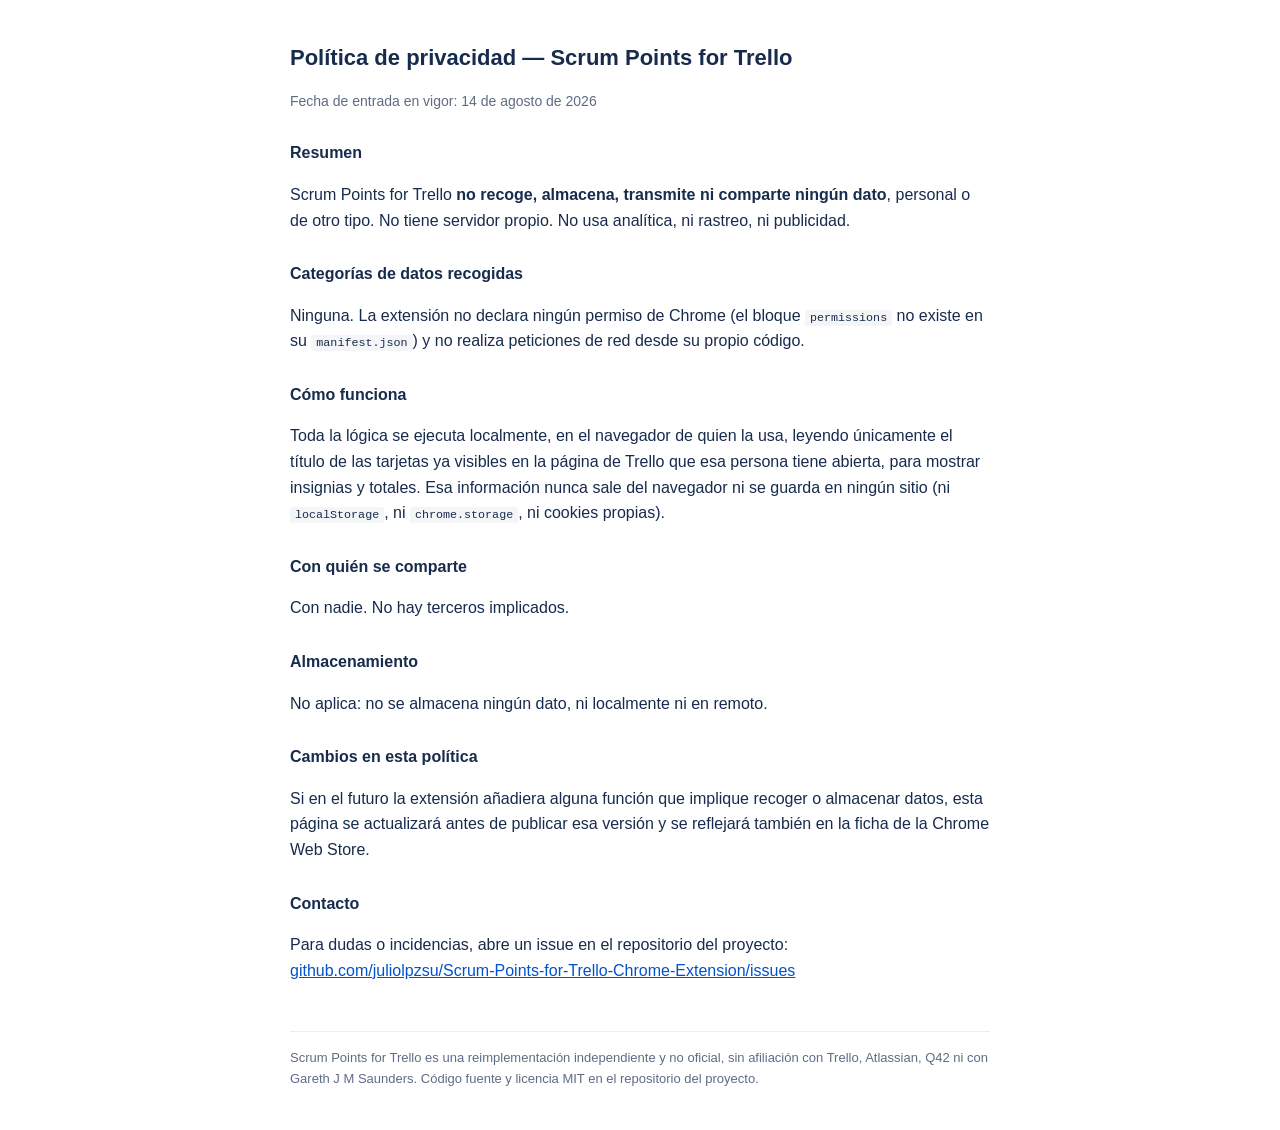
<file: docs/index.html>
<!doctype html>
<html lang="es">
<head>
<meta charset="utf-8">
<meta name="viewport" content="width=device-width, initial-scale=1">
<title>Política de privacidad — Scrum Points for Trello</title>
<style>
  :root { color-scheme: light dark; }
  body {
    font-family: -apple-system, BlinkMacSystemFont, "Segoe UI", Helvetica, Arial, sans-serif;
    max-width: 700px;
    margin: 40px auto;
    padding: 0 20px;
    line-height: 1.6;
    color: #172b4d;
    background: #fff;
  }
  h1 { font-size: 22px; }
  h2 { font-size: 16px; margin-top: 28px; }
  .effective-date { color: #5e6c84; font-size: 14px; }
  code { background: #f4f5f7; padding: 1px 5px; border-radius: 3px; font-size: 90%; }
  footer { margin-top: 48px; padding-top: 16px; border-top: 1px solid #ebecf0; font-size: 13px; color: #5e6c84; }
  a { color: #0052cc; }
</style>
</head>
<body>
  <h1>Política de privacidad — Scrum Points for Trello</h1>
  <p class="effective-date">Fecha de entrada en vigor: 14 de agosto de 2026</p>

  <h2>Resumen</h2>
  <p>
    Scrum Points for Trello <strong>no recoge, almacena, transmite ni comparte
    ningún dato</strong>, personal o de otro tipo. No tiene servidor propio.
    No usa analítica, ni rastreo, ni publicidad.
  </p>

  <h2>Categorías de datos recogidas</h2>
  <p>
    Ninguna. La extensión no declara ningún permiso de Chrome (el bloque
    <code>permissions</code> no existe en su <code>manifest.json</code>) y no
    realiza peticiones de red desde su propio código.
  </p>

  <h2>Cómo funciona</h2>
  <p>
    Toda la lógica se ejecuta localmente, en el navegador de quien la usa,
    leyendo únicamente el título de las tarjetas ya visibles en la página de
    Trello que esa persona tiene abierta, para mostrar insignias y totales.
    Esa información nunca sale del navegador ni se guarda en ningún sitio
    (ni <code>localStorage</code>, ni <code>chrome.storage</code>, ni cookies
    propias).
  </p>

  <h2>Con quién se comparte</h2>
  <p>Con nadie. No hay terceros implicados.</p>

  <h2>Almacenamiento</h2>
  <p>No aplica: no se almacena ningún dato, ni localmente ni en remoto.</p>

  <h2>Cambios en esta política</h2>
  <p>
    Si en el futuro la extensión añadiera alguna función que implique
    recoger o almacenar datos, esta página se actualizará antes de publicar
    esa versión y se reflejará también en la ficha de la Chrome Web Store.
  </p>

  <h2>Contacto</h2>
  <p>Para dudas o incidencias, abre un issue en el repositorio del proyecto:
    <a href="https://github.com/juliolpzsu/Scrum-Points-for-Trello-Chrome-Extension/issues">github.com/juliolpzsu/Scrum-Points-for-Trello-Chrome-Extension/issues</a>
  </p>

  <footer>
    Scrum Points for Trello es una reimplementación independiente y no
    oficial, sin afiliación con Trello, Atlassian, Q42 ni con Gareth J M
    Saunders. Código fuente y licencia MIT en el repositorio del proyecto.
  </footer>
</body>
</html>
</file>
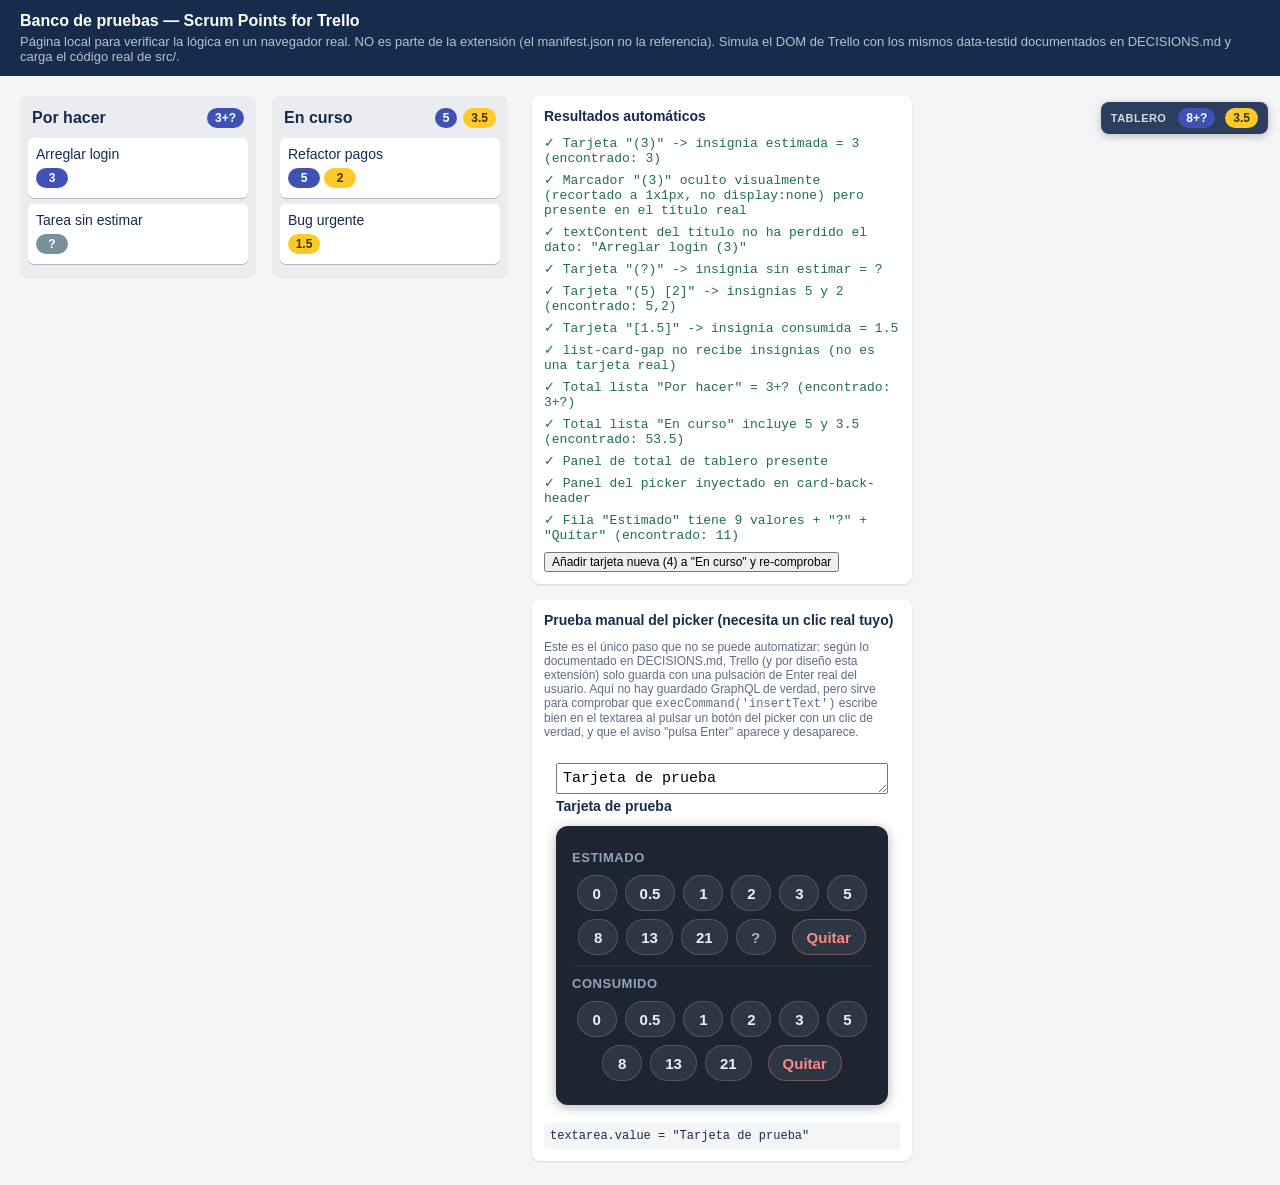
<file: test/test-harness.html>
<!doctype html>
<html lang="es">
<head>
<meta charset="utf-8">
<title>Scrum Points for Trello — banco de pruebas (no es parte de la extensión)</title>
<link rel="stylesheet" href="../styles.css">
<style>
  body { font-family: -apple-system, BlinkMacSystemFont, "Segoe UI", Helvetica, Arial, sans-serif; margin: 0; background: #f4f5f7; color: #172b4d; }
  header { background: #172b4d; color: #fff; padding: 12px 20px; }
  header p { margin: 4px 0 0; font-size: 13px; color: #b6c2cf; }
  main { display: flex; gap: 24px; padding: 20px; align-items: flex-start; }
  #board { display: flex; gap: 16px; }
  [data-testid="list"] { background: #ebecf0; border-radius: 8px; padding: 8px; width: 220px; }
  [data-testid="list-header"] { display: flex; align-items: center; justify-content: space-between; font-weight: 700; padding: 4px; }
  [data-testid="list-card"] { background: #fff; border-radius: 6px; padding: 8px; margin: 6px 0; box-shadow: 0 1px 0 rgba(9,30,66,.25); }
  [data-testid="card-name"] { font-size: 14px; }
  [data-testid="card-front-badges"] { margin-top: 4px; }
  #panel { width: 380px; }
  #panel section { background: #fff; border-radius: 8px; padding: 12px; margin-bottom: 16px; box-shadow: 0 1px 2px rgba(9,30,66,.15); }
  #panel h2 { font-size: 14px; margin: 0 0 8px; }
  #results div { font-size: 13px; padding: 3px 0; font-family: Consolas, monospace; }
  .pass { color: #216e4e; }
  .fail { color: #ae2a19; font-weight: 700; }
  [role="dialog"] { background: #fff; border-radius: 8px; padding: 12px; }
  [data-testid="card-back-title-input"] { width: 100%; box-sizing: border-box; font-size: 15px; padding: 6px; }
  #titleValue { font-family: Consolas, monospace; font-size: 12px; background: #f4f5f7; padding: 6px; border-radius: 4px; margin-top: 6px; word-break: break-all; }
  button.addcard { margin-top: 6px; font-size: 12px; }
</style>
</head>
<body>
<header>
  <strong>Banco de pruebas — Scrum Points for Trello</strong>
  <p>Página local para verificar la lógica en un navegador real. NO es parte de la extensión
     (el manifest.json no la referencia). Simula el DOM de Trello con los mismos data-testid
     documentados en DECISIONS.md y carga el código real de src/.</p>
</header>
<main>
  <div id="board">
    <div data-testid="list">
      <div data-testid="list-header">
        <span data-testid="list-name">Por hacer</span>
      </div>
      <div data-testid="list-cards">
        <div data-testid="list-card">
          <div data-testid="card-name">Arreglar login (3)</div>
          <div data-testid="card-front-badges"></div>
        </div>
        <div data-testid="list-card">
          <div data-testid="card-name">Tarea sin estimar (?)</div>
          <div data-testid="card-front-badges"></div>
        </div>
        <div data-testid="list-card-gap"></div>
      </div>
    </div>
    <div data-testid="list">
      <div data-testid="list-header">
        <span data-testid="list-name">En curso</span>
      </div>
      <div data-testid="list-cards">
        <div data-testid="list-card">
          <div data-testid="card-name">Refactor pagos (5) [2]</div>
          <div data-testid="card-front-badges"></div>
        </div>
        <div data-testid="list-card">
          <div data-testid="card-name">Bug urgente [1.5]</div>
          <div data-testid="card-front-badges"></div>
        </div>
      </div>
    </div>
  </div>

  <div id="panel">
    <section>
      <h2>Resultados automáticos</h2>
      <div id="results">Ejecutando…</div>
      <button class="addcard" id="addCardBtn">Añadir tarjeta nueva (4) a "En curso" y re-comprobar</button>
    </section>

    <section>
      <h2>Prueba manual del picker (necesita un clic real tuyo)</h2>
      <p style="font-size:12px;color:#5e6c84">
        Este es el único paso que no se puede automatizar: según lo documentado en DECISIONS.md,
        Trello (y por diseño esta extensión) solo guarda con una pulsación de Enter real del
        usuario. Aquí no hay guardado GraphQL de verdad, pero sirve para comprobar que
        <code>execCommand('insertText')</code> escribe bien en el textarea al pulsar un botón
        del picker con un clic de verdad, y que el aviso "pulsa Enter" aparece y desaparece.
      </p>
      <div role="dialog">
        <div data-testid="card-back-header">
          <h2 data-testid="card-back-title-input-view">Tarjeta de prueba</h2>
        </div>
      </div>
      <div id="titleValue"></div>
    </section>
  </div>
</main>

<script src="../src/parser.js"></script>
<script src="../src/dom-utils.js"></script>
<script src="../src/badges.js"></script>
<script src="../src/totals.js"></script>
<script src="../src/picker.js"></script>
<script src="../src/observer.js"></script>
<script src="../src/main.js"></script>

<script>
// --- arnés de pruebas, no forma parte de la extensión ---

// El picker real busca [data-testid="card-back-title-input"] (un <textarea>).
// En Trello ese textarea solo existe en modo edición; aquí lo creamos ya
// presente para poder probar el picker sin tener que simular el clic que
// lo activa (eso ya se prueba indirectamente: si no existiera, picker.js
// mostraría el aviso de error, que también es un resultado válido a observar).
(function setupFakeTextarea() {
  var dialog = document.querySelector('[role="dialog"]');
  var header = dialog.querySelector('[data-testid="card-back-header"]');
  var textarea = document.createElement('textarea');
  textarea.setAttribute('data-testid', 'card-back-title-input');
  textarea.value = 'Tarjeta de prueba';
  textarea.rows = 1;
  header.insertBefore(textarea, header.firstChild);

  var display = document.getElementById('titleValue');
  function refresh() { display.textContent = 'textarea.value = ' + JSON.stringify(textarea.value); }
  refresh();
  textarea.addEventListener('input', refresh);
  ['keydown', 'input'].forEach(function (ev) {
    textarea.addEventListener(ev, function () { setTimeout(refresh, 0); });
  });
})();

function log(container, ok, label) {
  var div = document.createElement('div');
  div.className = ok ? 'pass' : 'fail';
  div.textContent = (ok ? '✓ ' : '✗ ') + label;
  container.appendChild(div);
}

function runChecks() {
  var results = document.getElementById('results');
  results.textContent = '';

  var cards = document.querySelectorAll('[data-testid="list-card"]');
  var loginCard = cards[0];
  var unestCard = cards[1];
  var refactorCard = cards[2];
  var bugCard = cards[3];

  // 1. Insignia de puntos estimados
  var loginBadges = loginCard.querySelectorAll('.spt-badge');
  log(results, loginBadges.length === 1 && loginBadges[0].textContent === '3',
    'Tarjeta "(3)" -> insignia estimada = 3 (encontrado: ' +
    Array.prototype.map.call(loginBadges, function (b) { return b.textContent; }).join(',') + ')');

  // 2. Marcador oculto en el título pero el texto sigue existiendo
  var loginName = loginCard.querySelector('[data-testid="card-name"]');
  var hiddenSpan = loginName.querySelector('.spt-hidden-marker');
  // No comprobamos display === 'none': el CSS usa a propósito la técnica de
  // recorte a 1x1px (ver styles.css) en vez de display:none, precisamente
  // para que el marcador siga en el árbol de accesibilidad (PR #3). Aquí
  // comprobamos esa técnica en concreto: position:absolute + tamaño
  // renderizado casi nulo.
  var hiddenBox = hiddenSpan ? hiddenSpan.getBoundingClientRect() : null;
  log(results, !!hiddenSpan && hiddenSpan.textContent === '(3)' &&
    getComputedStyle(hiddenSpan).position === 'absolute' &&
    hiddenBox.width <= 1 && hiddenBox.height <= 1,
    'Marcador "(3)" oculto visualmente (recortado a 1x1px, no display:none) pero presente en el título real');
  log(results, loginName.textContent === 'Arreglar login (3)',
    'textContent del título no ha perdido el dato: ' + JSON.stringify(loginName.textContent));

  // 3. Sin estimar -> insignia "?"
  var unestBadges = unestCard.querySelectorAll('.spt-badge');
  log(results, unestBadges.length === 1 && unestBadges[0].textContent === '?',
    'Tarjeta "(?)" -> insignia sin estimar = ?');

  // 4. Estimado + consumido a la vez
  var refBadges = refactorCard.querySelectorAll('.spt-badge');
  var refTexts = Array.prototype.map.call(refBadges, function (b) { return b.textContent; });
  log(results, refTexts.indexOf('5') !== -1 && refTexts.indexOf('2') !== -1,
    'Tarjeta "(5) [2]" -> insignias 5 y 2 (encontrado: ' + refTexts.join(',') + ')');

  // 5. Solo consumido, con decimal
  var bugBadges = bugCard.querySelectorAll('.spt-badge');
  log(results, bugBadges.length === 1 && bugBadges[0].textContent === '1.5',
    'Tarjeta "[1.5]" -> insignia consumida = 1.5');

  // 6. list-card-gap no se trata como tarjeta
  var gap = document.querySelector('[data-testid="list-card-gap"]');
  log(results, gap.querySelectorAll('.spt-badge').length === 0,
    'list-card-gap no recibe insignias (no es una tarjeta real)');

  // 7. Total de la primera lista: 3 estimados + 1 sin estimar
  var list1 = document.querySelectorAll('[data-testid="list"]')[0];
  var list1Total = list1.querySelector('[data-spt-list-total="1"]');
  log(results, !!list1Total && list1Total.textContent.replace(/\s+/g, '') === '3+?',
    'Total lista "Por hacer" = 3+? (encontrado: ' + (list1Total ? list1Total.textContent : 'ninguno') + ')');

  // 8. Total de la segunda lista: 5 estimados, 3.5 consumidos
  var list2 = document.querySelectorAll('[data-testid="list"]')[1];
  var list2Total = list2.querySelector('[data-spt-list-total="1"]');
  var list2Text = list2Total ? list2Total.textContent.replace(/\s+/g, '') : '';
  log(results, list2Text.indexOf('5') !== -1 && list2Text.indexOf('3.5') !== -1,
    'Total lista "En curso" incluye 5 y 3.5 (encontrado: ' + list2Text + ')');

  // 9. Panel flotante de total de tablero
  var boardTotal = document.getElementById('spt-board-total');
  log(results, !!boardTotal, 'Panel de total de tablero presente');

  // 10. El picker se inyectó en el diálogo
  var pickerPanel = document.querySelector('[data-spt-picker="1"]');
  log(results, !!pickerPanel, 'Panel del picker inyectado en card-back-header');
  var estButtons = pickerPanel ? pickerPanel.querySelectorAll('.spt-picker-row')[0].querySelectorAll('.spt-picker-btn') : [];
  log(results, estButtons.length === 11, // 9 valores fibonacci + "?" + "Quitar"
    'Fila "Estimado" tiene 9 valores + "?" + "Quitar" (encontrado: ' + estButtons.length + ')');
}

// Dejamos un margen para que el MutationObserver + rAF de observer.js
// terminen su primera pasada antes de comprobar el resultado.
setTimeout(runChecks, 600);

document.getElementById('addCardBtn').addEventListener('click', function () {
  var list2Cards = document.querySelectorAll('[data-testid="list"]')[1].querySelector('[data-testid="list-cards"]');
  var card = document.createElement('div');
  card.setAttribute('data-testid', 'list-card');
  var name = document.createElement('div');
  name.setAttribute('data-testid', 'card-name');
  name.textContent = 'Tarjeta añadida en caliente (4)';
  var badges = document.createElement('div');
  badges.setAttribute('data-testid', 'card-front-badges');
  card.appendChild(name);
  card.appendChild(badges);
  list2Cards.appendChild(card);

  setTimeout(function () {
    var ok = card.querySelectorAll('.spt-badge').length === 1 && card.querySelector('.spt-badge').textContent === '4';
    var results = document.getElementById('results');
    var div = document.createElement('div');
    div.className = ok ? 'pass' : 'fail';
    div.textContent = (ok ? '✓ ' : '✗ ') + 'MutationObserver detectó la tarjeta añadida en caliente y pintó su insignia (4)';
    results.appendChild(div);
  }, 500);
});
</script>
</body>
</html>
</file>
<file: styles.css>
/*
 * Scrum Points for Trello — styles.css
 * Prefijo spt- en todo para no chocar con clases de Trello.
 */

/*
 * display:none quitaría el marcador también del árbol de accesibilidad,
 * no solo de la pantalla: un lector de pantalla dejaría de anunciar el
 * dato "(3)"/"[2]" aunque siga presente en el título real. Este patrón
 * (clip a 1x1px, position absolute, overflow hidden) lo oculta solo
 * visualmente y lo mantiene disponible para lectores de pantalla.
 */
.spt-hidden-marker {
  position: absolute;
  width: 1px;
  height: 1px;
  padding: 0;
  margin: -1px;
  overflow: hidden;
  clip: rect(0, 0, 0, 0);
  white-space: nowrap;
  border: 0;
}

.spt-badge-group {
  display: inline-flex;
  gap: 4px;
  margin: 2px 4px 2px 0;
}

.spt-badge {
  display: inline-flex;
  align-items: center;
  justify-content: center;
  min-width: 20px;
  height: 20px;
  padding: 0 6px;
  border-radius: 10px;
  font-size: 12px;
  font-weight: 600;
  line-height: 20px;
  color: #ffffff;
}

.spt-badge--estimated {
  background: #3f51b5;
}

.spt-badge--consumed {
  background: #ffca28;
  color: #3d3300;
}

.spt-badge--unestimated {
  background: #78909c;
}

.spt-chip {
  display: inline-flex;
  align-items: center;
  justify-content: center;
  padding: 0 8px;
  height: 20px;
  border-radius: 10px;
  font-size: 12px;
  font-weight: 700;
  line-height: 20px;
  color: #ffffff;
  margin-left: 6px;
}

.spt-chip--estimated {
  background: #3f51b5;
}

.spt-chip--consumed {
  background: #ffca28;
  color: #3d3300;
}

.spt-list-total {
  display: inline-flex;
  align-items: center;
  margin-left: 4px;
}

.spt-board-total {
  /* "top" se calcula y se fija en JS (totals.js) a partir de la posición
     real del contenedor de listas, no a un número fijo: la altura de la
     barra superior de Trello varía según el ancho de ventana y el nombre
     del tablero, así que un valor fijo se solapaba con sus botones. */
  position: fixed;
  right: 12px;
  z-index: 2147483000;
  display: flex;
  align-items: center;
  gap: 4px;
  padding: 6px 10px;
  border-radius: 8px;
  background: rgba(9, 30, 66, 0.85);
  box-shadow: 0 2px 8px rgba(0, 0, 0, 0.25);
  font-family: -apple-system, BlinkMacSystemFont, "Segoe UI", Helvetica, Arial, sans-serif;
  pointer-events: none;
}

.spt-board-total__label {
  color: #ffffff;
  font-size: 11px;
  font-weight: 600;
  text-transform: uppercase;
  letter-spacing: 0.04em;
  opacity: 0.8;
  margin-right: 2px;
}

/*
 * El panel del picker vive dentro del DOM de Trello (card-back-header). Su
 * propio CSS de reset (p.ej. estilos globales para <button>) puede tener
 * más especificidad que una simple clase nuestra y ganarnos la partida
 * (así se veían los botones apilados uno por línea). Por eso todo va
 * anclado al id #spt-picker-panel (un id pesa más que cualquier
 * combinación razonable de clases) y con !important. Los colores son
 * propios y fijos, no heredan el tema claro/oscuro de Trello, para que
 * siempre haya contraste suficiente y el mismo aspecto en cualquier lado.
 */
#spt-picker-panel {
  /* card-back-header suele ser un contenedor flex en fila (icono/avatar +
     contenido). Sin esto, nuestro panel heredaba ese contexto y quedaba
     encogido a una columna estrecha -> los botones se apilaban uno debajo
     de otro pegados al borde. Forzamos que ocupe toda la fila él solo. */
  display: block !important;
  width: 100% !important;
  flex: 1 1 100% !important;
  align-self: stretch !important;
  box-sizing: border-box !important;
  margin-top: 12px !important;
  padding: 14px 16px !important;
  border-radius: 12px !important;
  background: #1d2530 !important;
  box-shadow: 0 2px 12px rgba(0, 0, 0, 0.3) !important;
  font-family: -apple-system, BlinkMacSystemFont, "Segoe UI", Helvetica, Arial, sans-serif !important;
}

#spt-picker-panel .spt-picker-row {
  display: flex !important;
  flex-wrap: wrap !important;
  align-items: center !important;
  justify-content: center !important;
  gap: 8px !important;
  padding: 10px 0 !important;
}

#spt-picker-panel .spt-picker-row + .spt-picker-row {
  border-top: 1px solid rgba(255, 255, 255, 0.08) !important;
}

#spt-picker-panel .spt-picker-row__label {
  flex: 0 0 100% !important;
  font-size: 13px !important;
  font-weight: 700 !important;
  text-transform: uppercase !important;
  letter-spacing: 0.04em !important;
  color: #8fa3bf !important;
  margin: 0 0 2px !important;
}

#spt-picker-panel .spt-picker-btn {
  box-sizing: border-box !important;
  display: inline-flex !important;
  flex: 0 0 auto !important;
  align-items: center !important;
  justify-content: center !important;
  width: auto !important;
  min-width: 40px !important;
  height: 36px !important;
  margin: 0 !important;
  padding: 0 14px !important;
  border: 1px solid rgba(255, 255, 255, 0.16) !important;
  border-radius: 18px !important;
  background: #2c3644 !important;
  color: #eaf0f7 !important;
  font-size: 15px !important;
  font-weight: 600 !important;
  line-height: normal !important;
  cursor: pointer !important;
}

#spt-picker-panel .spt-picker-btn:hover {
  background: #3a4757 !important;
  border-color: rgba(255, 255, 255, 0.32) !important;
}

#spt-picker-panel .spt-picker-btn--active {
  background: #3f51b5 !important;
  border-color: #7c8ef0 !important;
  color: #ffffff !important;
  box-shadow: 0 0 0 2px rgba(124, 142, 240, 0.35) !important;
}

#spt-picker-panel .spt-picker-btn--unestimated {
  color: #a9b6c6 !important;
}

#spt-picker-panel .spt-picker-btn--clear {
  color: #ff8a80 !important;
  border-color: rgba(255, 138, 128, 0.35) !important;
  margin-left: 8px !important;
}

#spt-picker-panel .spt-save-hint {
  display: none !important;
  margin-top: 10px !important;
  padding: 8px 12px !important;
  border-radius: 8px !important;
  background: #3a2f00 !important;
  border: 1px solid #806a00 !important;
  color: #ffd666 !important;
  font-size: 13px !important;
  font-weight: 600 !important;
}

#spt-picker-panel .spt-save-hint--visible {
  display: block !important;
}

#spt-picker-panel .spt-save-hint--error {
  background: #3a1410 !important;
  border-color: #a1362b !important;
  color: #ffb4a8 !important;
}
</file>
